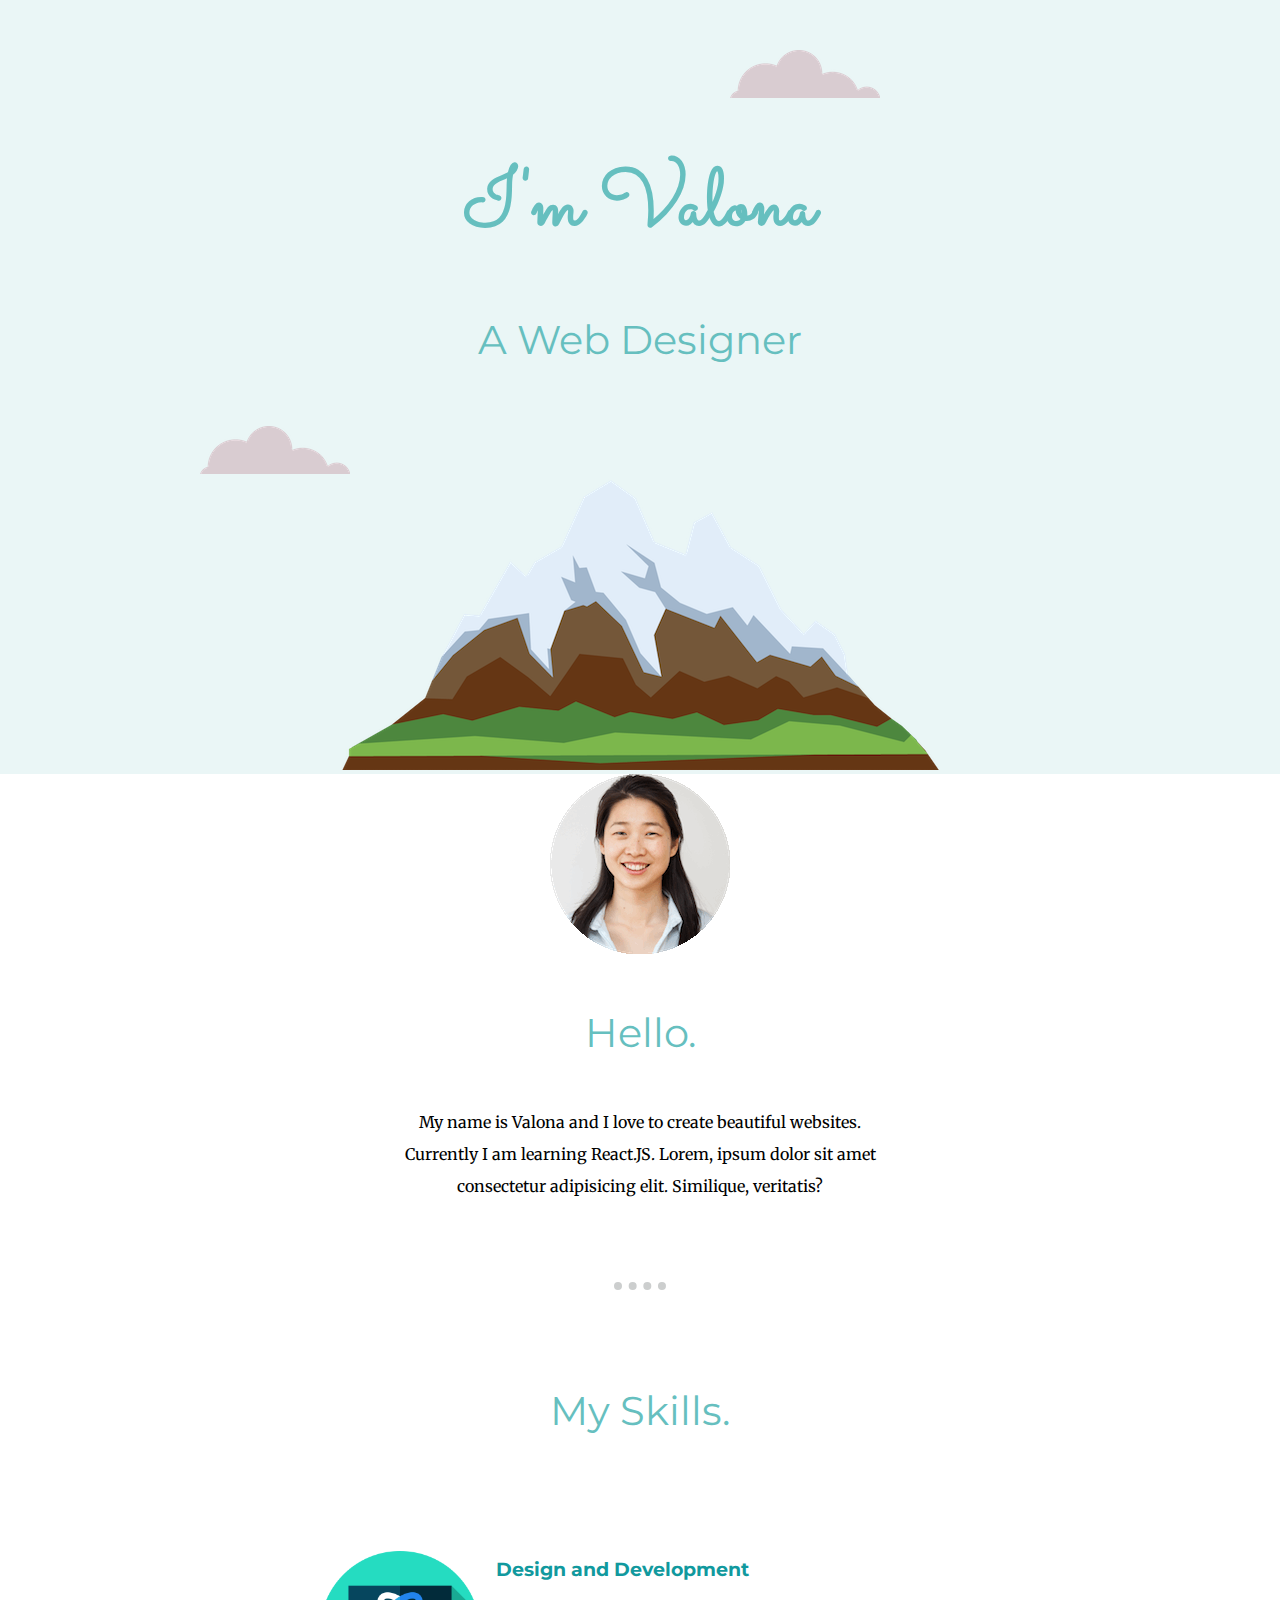
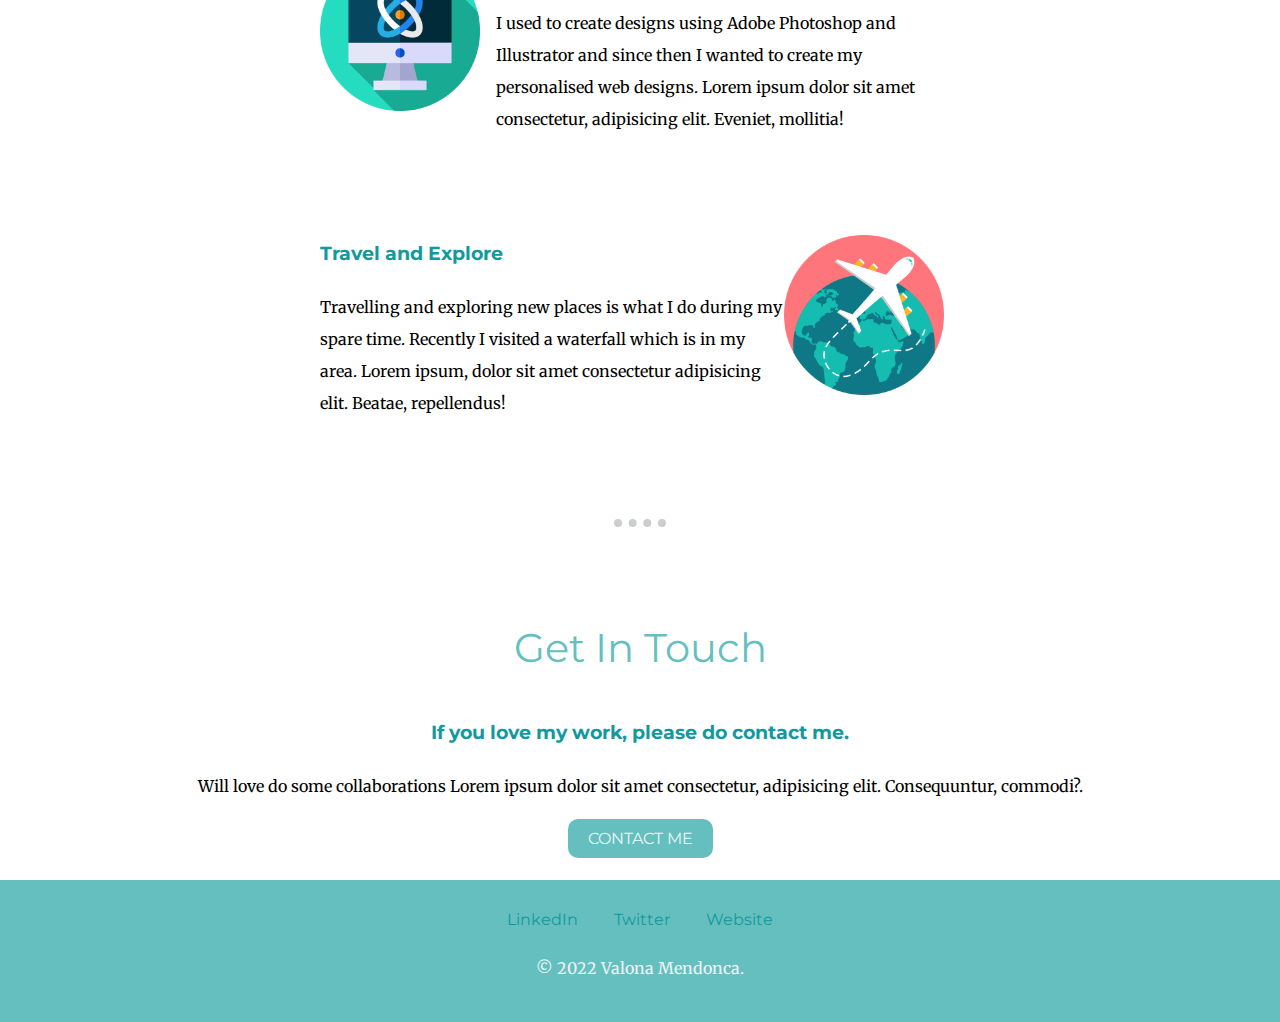
<file: index.html>
<!DOCTYPE html>
<html lang="en">
  <head>
    <meta charset="UTF-8" />
    <meta http-equiv="X-UA-Compatible" content="IE=edge" />
    <meta name="viewport" content="width=device-width, initial-scale=1.0" />
    <link rel="icon" href="./relax.png" />
    <link rel="stylesheet" href="./style.css" />
    <link
      href="https://fonts.googleapis.com/css2?family=Merriweather&family=Montserrat&family=Sacramento&display=swap"
      rel="stylesheet"
    />
    <title>Valona Mendonca</title>
  </head>
  <body>
    <div class="top">
      <img class="top-cloud" src="./img/cloud.png" alt="cloud image" />
      <h1>I'm Valona</h1>
      <h2>A Web Designer</h2>
      <img class="bottom-cloud" src="./img/cloud.png" alt="cloud image" />
      <img src="./img/mountain.png" alt="mountain image" />
    </div>
    <div class="middle-container">
      <div class="profile">
        <img src="./img/angela.png" alt="" />
        <h2>Hello.</h2>
        <p class="intro">
          My name is Valona and I love to create beautiful websites. Currently I
          am learning React.JS. Lorem, ipsum dolor sit amet consectetur
          adipisicing elit. Similique, veritatis?
        </p>
      </div>
      <hr />
      <div class="skills">
        <h2>My Skills.</h2>
        <div class="skill-row">
          <img class="comp-img" src="./img/quantum-computing.png" alt="" />
          <h3>Design and Development</h3>
          <p>
            I used to create designs using Adobe Photoshop and Illustrator and
            since then I wanted to create my personalised web designs. Lorem
            ipsum dolor sit amet consectetur, adipisicing elit. Eveniet,
            mollitia!
          </p>
        </div>
        <div class="skill-row">
          <img class="travel-img" src="./img/travel.png" alt="" />
          <h3>Travel and Explore</h3>
          <p>
            Travelling and exploring new places is what I do during my spare
            time. Recently I visited a waterfall which is in my area. Lorem
            ipsum, dolor sit amet consectetur adipisicing elit. Beatae,
            repellendus!
          </p>
        </div>
      </div>
      <hr />
      <div class="contact-me">
        <h2>Get In Touch</h2>
        <h3>If you love my work, please do contact me.</h3>
        <p>
          Will love do some collaborations Lorem ipsum dolor sit amet
          consectetur, adipisicing elit. Consequuntur, commodi?.
        </p>
        <a class="btn" href="mailto:name@email.com">CONTACT ME</a>
      </div>

    <div class="bottom-container">
      <a class="footer-link" href="https://www.linkedin.com/">LinkedIn</a>
      <a class="footer-link" href="https://twitter.com/">Twitter</a>
      <a class="footer-link" href="https://www.appbrewery.co/">Website</a>
      <p>© 2022 Valona Mendonca.</p>
    </div>
  </body>
</html>
</file>
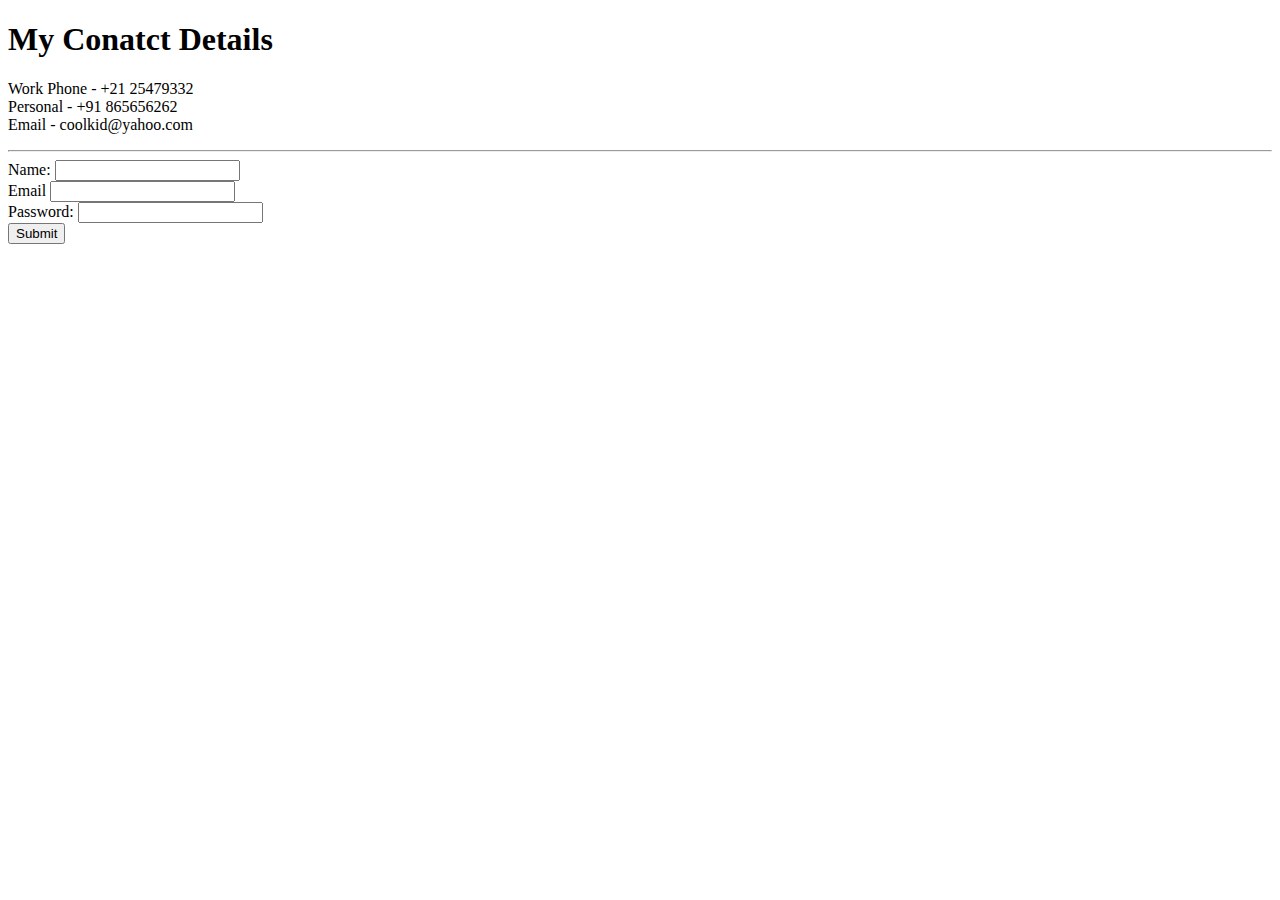
<file: contact.html>
<!DOCTYPE html>
<html lang="en">
  <head>
    <meta charset="UTF-8" />

    <title>Contact</title>
  </head>
  <body>
    <h1>My Conatct Details</h1>
    <p>
      Work Phone - +21 25479332 <br />Personal - +91 865656262 <br />Email -
      coolkid@yahoo.com
    </p>
    <hr />
    <form
      action="mailto:valonamendonsa@gmail.com"
      method="post"
      enctype="text/plain"
    >
      <label for="Name">Name:</label>
      <input type="text" name="name" />
      <br />
      <label for="Email">Email</label>
      <input type="email" name="Email" />
      <br />
      <label for="Password">Password:</label>
      <input type="password" name="Password" />
      <br />
      <input type="Submit" />
    </form>
  </body>
</html>
</file>
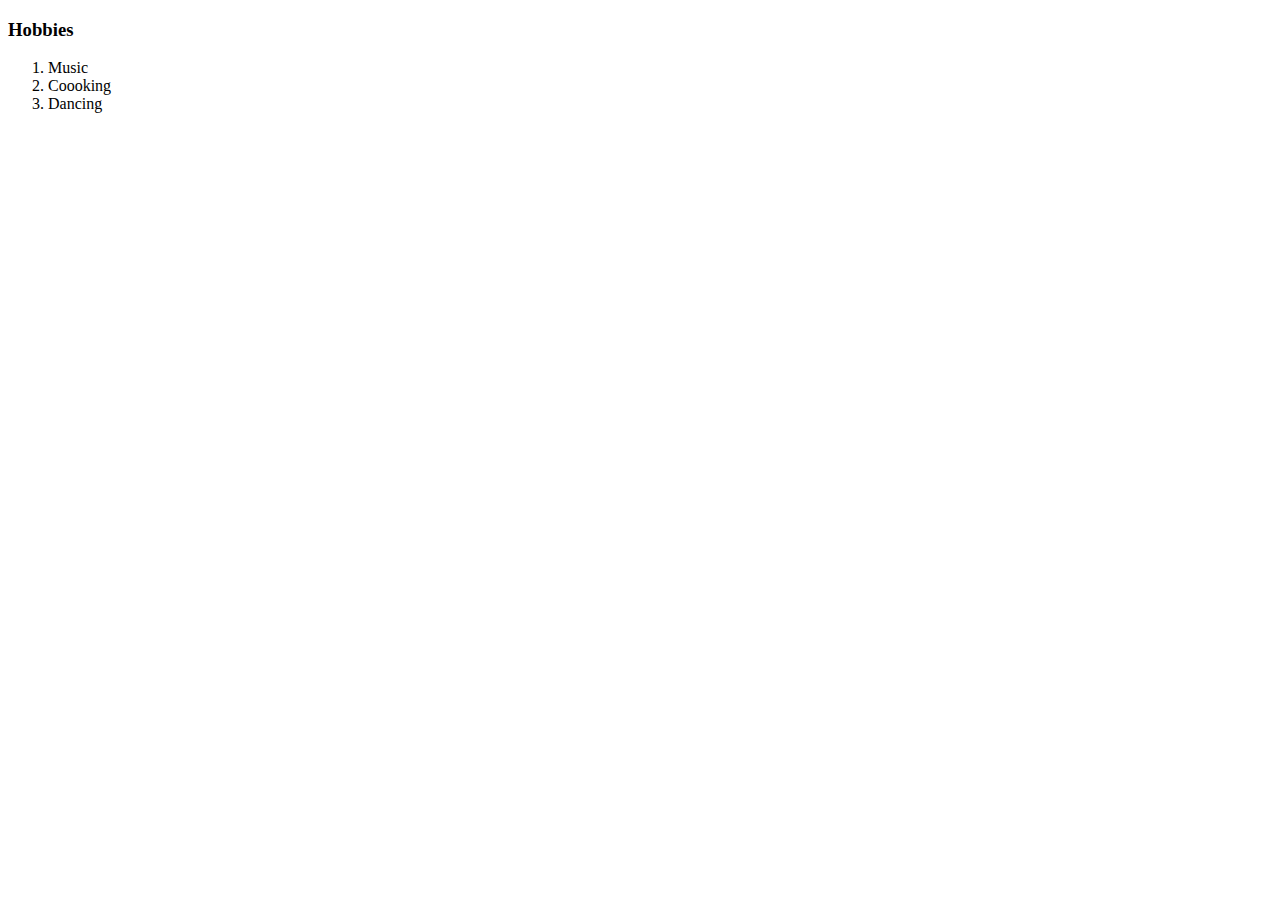
<file: hobbies.html>
<!DOCTYPE html>
<html lang="en">
  <head>
    <meta charset="UTF-8" />
    <title>Hobbies</title>
  </head>
  <body>
    <h3>Hobbies</h3>
    <ol>
      <li>Music</li>
      <li>Coooking</li>
      <li>Dancing</li>
    </ol>
  </body>
</html>
</file>
<file: style.css>
body {
  margin: 0;
  text-align: center;
  font-family: "Merriweather", serif;
}
.intro {
  width: 40%;
  line-height: 2;
  margin: auto;
}
h1 {
  color: #66bfbf;
  font-size: 5rem;
  margin: 50px auto 0 auto;
  font-family: "Sacramento", cursive;
}

h2 {
  color: #66bfbf;
  font-weight: normal;
  font-size: 2.5rem;
  font-family: "Montserrat", sans-serif;
  padding: 1rem;
}

h3 {
  color: #11999e;
  font-family: "Montserrat", sans-serif;
}

hr {
  border-style: dotted none none;
  border-color: #cccece;
  border-width: 8px;
  width: 4%;
  margin: 80px auto 80px auto;
}

a {
  color: #11999e;
  text-decoration: none;
}
.top {
  background-color: #eaf6f6;
  padding-top: 100px;
  position: relative;
}

.top-cloud {
  position: absolute;
  right: 400px;
  top: 50px;
}

.bottom-cloud {
  position: absolute;
  left: 200px;
  bottom: 300px;
}

.skill-row {
  width: 50%;
  margin: 100px auto 100px auto;
  text-align: left;
  line-height: 2;
}

.comp-img {
  width: 25%;
  float: left;
  padding-right: 1rem;
}
.travel-img {
  width: 25%;
  float: right;
  padding-right: 1rem;
}

/* FOOTER */
.btn {
  color: #eaf6f6;
  font-family: "Montserrat", sans-serif;
  padding: 10px 20px 10px 20px;
  background-color: #66bfbf;
  border-radius: 10px;
}
.btn:hover {
  background-color: #11999e;
}
.bottom-container {
  color: #11999e;
  margin-top: 2rem;
  background-color: #66bfbf;
  padding: 1.4rem;
  line-height: 2;
}
.bottom-container p {
  color: #eaf6f6;
}

.bottom-container a {
  padding: 1rem;
  font-family: "Montserrat", sans-serif;
}

.contact-me p {
  margin: 2rem;
}
</file>
